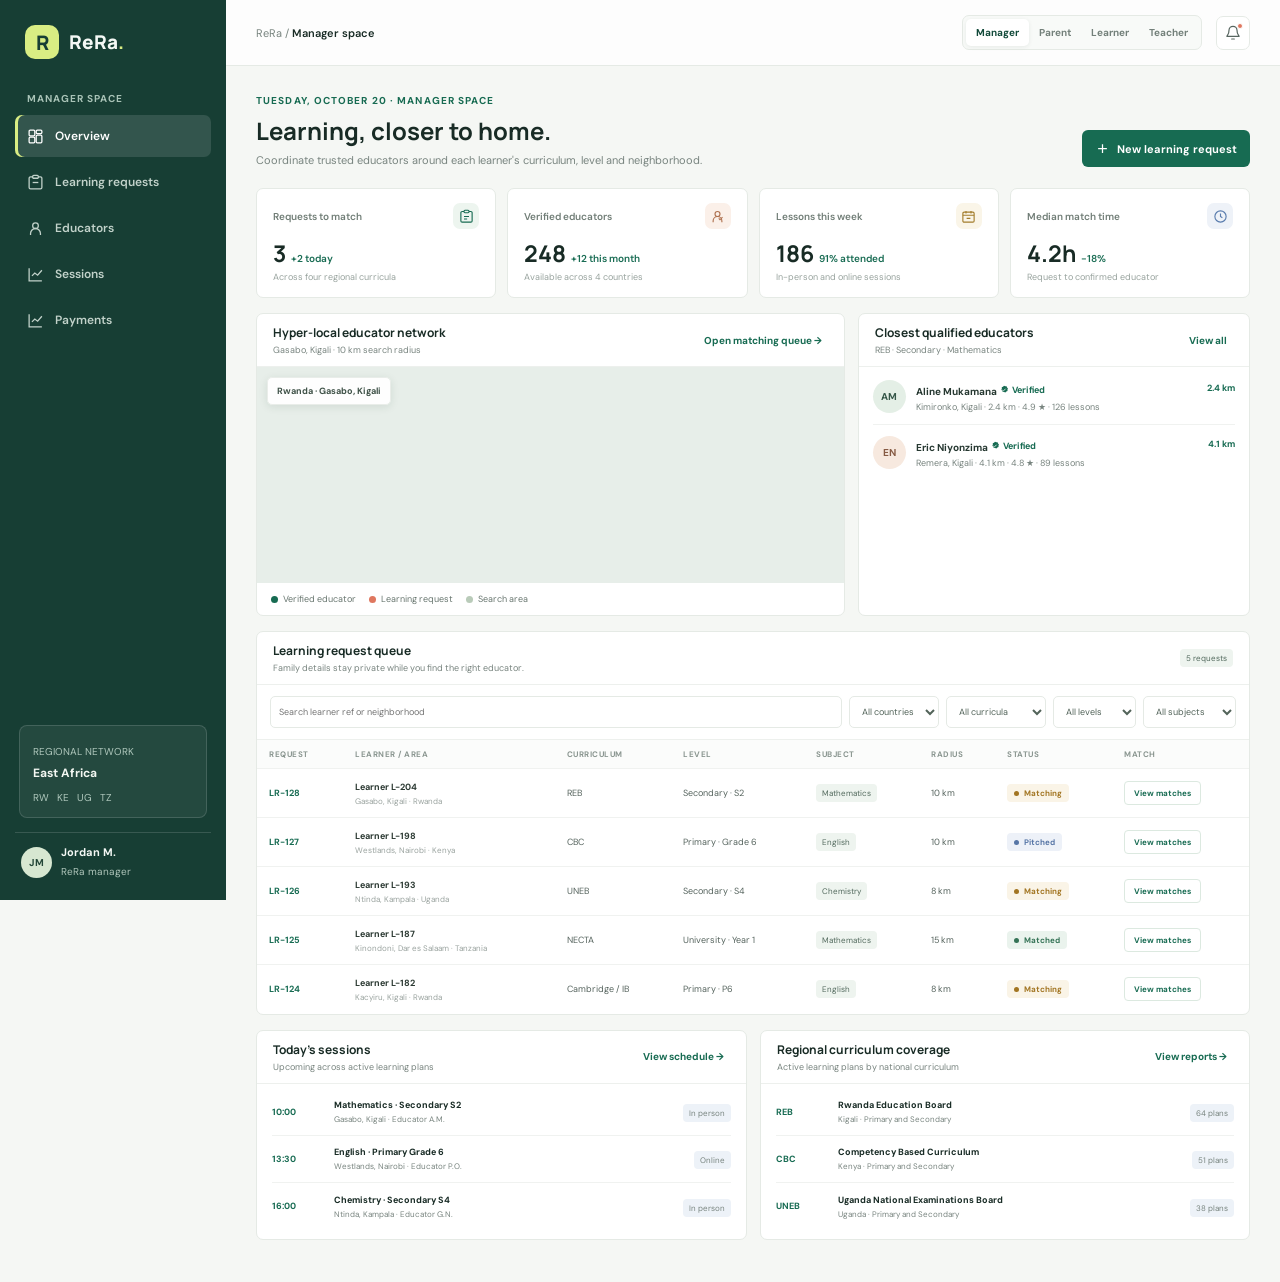
<file: index.html>
<!doctype html>
<html lang="en">
<head>
  <meta charset="utf-8">
  <meta name="viewport" content="width=device-width, initial-scale=1">
  <meta name="theme-color" content="#f6f7f5">
  <title>ReRa | Learning, closer to home</title>
  <meta http-equiv="refresh" content="0;url=rera.html">
  <script>window.location.replace("rera.html");</script>
  <link rel="preconnect" href="https://fonts.googleapis.com">
  <link rel="preconnect" href="https://fonts.gstatic.com" crossorigin>
  <link href="https://fonts.googleapis.com/css2?family=DM+Sans:wght@400;500;600;700&family=Manrope:wght@500;600;700;800&display=swap" rel="stylesheet">
  <style>
    :root {
      color-scheme: light;
      --ink: #1c2926;
      --muted: #75817d;
      --line: #e7ebe7;
      --paper: #ffffff;
      --canvas: #f6f7f5;
      --forest: #176b52;
      --forest-dark: #124b3b;
      --mint: #e5f3ed;
      --lime: #d8ef7e;
      --coral: #eb8066;
      --amber: #d9a437;
      --blue: #6187c5;
      --shadow: 0 12px 32px rgba(34, 54, 45, .07);
      font-family: "DM Sans", sans-serif;
      color: var(--ink);
      background: var(--canvas);
      font-synthesis: none;
      text-rendering: optimizeLegibility;
    }
    * { box-sizing: border-box; }
    body { margin: 0; min-width: 320px; background: var(--canvas); }
    button, input, select { font: inherit; }
    button { cursor: pointer; }
    .shell { min-height: 100vh; display: grid; grid-template-columns: 238px minmax(0, 1fr); }
    .sidebar { position: sticky; top: 0; height: 100vh; padding: 26px 16px 18px; display: flex; flex-direction: column; background: #173e34; color: #f3f7f2; }
    .brand { display: flex; align-items: center; gap: 11px; padding: 0 10px; margin-bottom: 38px; color: inherit; text-decoration: none; }
    .brand-mark { width: 35px; height: 35px; display: grid; place-items: center; border-radius: 11px; background: var(--lime); color: #173e34; }
    .brand-mark svg { width: 21px; height: 21px; }
    .brand-name { font: 800 18px Manrope, sans-serif; letter-spacing: 0; }
    .workspace-label { color: #a8c1b5; text-transform: uppercase; font-size: 10px; font-weight: 700; letter-spacing: 1.2px; padding: 0 12px; margin: 0 0 11px; }
    .nav { display: grid; gap: 5px; }
    .nav button { border: 0; color: #c1d2c9; background: transparent; text-align: left; display: flex; align-items: center; gap: 12px; min-height: 43px; border-radius: 8px; padding: 0 12px; font-size: 13px; font-weight: 600; transition: background .18s ease, color .18s ease; }
    .nav button:hover, .nav button.active { color: #fff; background: rgba(255,255,255,.12); }
    .nav button.active { box-shadow: inset 3px 0 var(--lime); }
    .nav svg { width: 17px; height: 17px; opacity: .92; }
    .side-bottom { margin-top: auto; }
    .plan-box { margin: 0 5px 16px; padding: 14px; border: 1px solid rgba(255,255,255,.14); border-radius: 9px; background: rgba(255,255,255,.06); }
    .plan-top { display: flex; justify-content: space-between; align-items: center; color: #d8e7de; font-size: 11px; }
    .plan-pill { color: #20372b; background: var(--lime); padding: 3px 7px; border-radius: 4px; font-weight: 700; font-size: 10px; }
    .plan-box strong { display: block; margin: 10px 0 4px; font: 700 13px Manrope, sans-serif; }
    .plan-box p { margin: 0; color: #adc3b8; font-size: 11px; line-height: 1.5; }
    .progress { height: 4px; margin-top: 12px; border-radius: 3px; background: rgba(255,255,255,.15); overflow: hidden; }
    .progress span { display: block; width: 68%; height: 100%; background: var(--lime); border-radius: inherit; }
    .user-mini { display: flex; gap: 10px; align-items: center; padding: 12px 8px 2px; border-top: 1px solid rgba(255,255,255,.14); }
    .avatar { width: 31px; height: 31px; display: grid; place-items: center; border-radius: 50%; color: #214637; background: #d5e5ce; font-size: 11px; font-weight: 700; flex: none; }
    .user-mini strong { display: block; font-size: 12px; }
    .user-mini span { color: #b0c6bb; font-size: 10px; }
    main { min-width: 0; }
    .topbar { height: 68px; display: flex; justify-content: space-between; align-items: center; gap: 16px; padding: 0 34px; border-bottom: 1px solid var(--line); background: rgba(255,255,255,.72); }
    .crumb { color: var(--muted); font-size: 12px; }
    .crumb strong { color: var(--ink); font-weight: 600; }
    .top-actions { display: flex; align-items: center; gap: 13px; }
    .role-wrap { display: flex; align-items: center; gap: 8px; color: var(--muted); font-size: 11px; }
    .role-wrap select { color: var(--ink); background: white; border: 1px solid var(--line); border-radius: 6px; padding: 8px 27px 8px 9px; font-size: 11px; }
    .icon-btn { width: 35px; height: 35px; border: 1px solid var(--line); border-radius: 7px; color: #56655f; background: white; display: grid; place-items: center; position: relative; }
    .icon-btn svg { width: 17px; height: 17px; }
    .notify-dot { position: absolute; width: 6px; height: 6px; top: 7px; right: 7px; border: 1px solid white; border-radius: 50%; background: var(--coral); }
    .content { max-width: 1440px; margin: 0 auto; padding: 30px 34px 44px; }
    .welcome { display: flex; justify-content: space-between; align-items: flex-end; gap: 18px; margin-bottom: 23px; }
    .eyebrow { color: var(--forest); font-size: 10px; text-transform: uppercase; font-weight: 700; letter-spacing: 1.15px; margin-bottom: 8px; }
    h1 { margin: 0; font: 700 25px Manrope, sans-serif; letter-spacing: 0; }
    .welcome p { color: var(--muted); font-size: 12px; margin: 6px 0 0; }
    .primary-btn { height: 39px; padding: 0 14px; display: inline-flex; align-items: center; justify-content: center; gap: 8px; border: 0; border-radius: 6px; background: var(--forest); color: white; font-size: 12px; font-weight: 700; box-shadow: 0 3px 8px rgba(23,107,82,.15); transition: background .15s, transform .15s; }
    .primary-btn:hover { background: var(--forest-dark); transform: translateY(-1px); }
    .primary-btn svg { width: 15px; height: 15px; }
    .metrics { display: grid; grid-template-columns: repeat(4, minmax(0, 1fr)); gap: 12px; margin-bottom: 17px; }
    .metric { min-height: 108px; padding: 16px 17px; border: 1px solid var(--line); border-radius: 8px; background: var(--paper); }
    .metric-head { display: flex; justify-content: space-between; align-items: center; color: #697873; font-size: 11px; font-weight: 600; }
    .metric-icon { width: 27px; height: 27px; display: grid; place-items: center; border-radius: 7px; background: #edf5f0; color: var(--forest); }
    .metric:nth-child(2) .metric-icon { color: #bd674e; background: #fbefeb; }
    .metric:nth-child(3) .metric-icon { color: #a87d20; background: #fbf5e7; }
    .metric:nth-child(4) .metric-icon { color: #5576ae; background: #eef2f9; }
    .metric-icon svg { width: 15px; height: 15px; }
    .metric-value { margin-top: 9px; display: flex; align-items: baseline; gap: 8px; font: 700 24px Manrope, sans-serif; }
    .metric-change { color: var(--forest); font: 600 10px "DM Sans", sans-serif; }
    .metric-sub { color: #98a29e; font-size: 10px; margin-top: 2px; }
    .overview-grid { display: grid; grid-template-columns: minmax(0, 1.6fr) minmax(275px, .9fr); gap: 14px; margin-bottom: 17px; }
    .panel { border: 1px solid var(--line); border-radius: 8px; background: var(--paper); }
    .panel-header { min-height: 55px; padding: 0 18px; display: flex; align-items: center; justify-content: space-between; gap: 10px; border-bottom: 1px solid #edf0ed; }
    .panel-header h2 { margin: 0; font: 700 13px Manrope, sans-serif; }
    .panel-header span { color: var(--muted); font-size: 10px; }
    .view-link { border: 0; background: transparent; color: var(--forest); font-size: 10px; font-weight: 700; }
    .schedule { padding: 12px 18px 15px; }
    .schedule-head { display: flex; justify-content: space-between; align-items: center; margin-bottom: 11px; }
    .schedule-head strong { font: 700 12px Manrope, sans-serif; }
    .schedule-head span { color: var(--muted); font-size: 10px; }
    .schedule-list { display: grid; gap: 8px; }
    .schedule-item { min-height: 50px; display: grid; grid-template-columns: 48px 3px minmax(0, 1fr) auto; gap: 11px; align-items: center; }
    .schedule-time { font-size: 10px; color: #53615c; font-weight: 600; }
    .schedule-bar { align-self: stretch; border-radius: 3px; background: var(--forest); }
    .schedule-item:nth-child(2) .schedule-bar { background: var(--coral); }
    .schedule-item:nth-child(3) .schedule-bar { background: var(--blue); }
    .schedule-item:nth-child(4) .schedule-bar { background: var(--amber); }
    .schedule-info strong { display: block; font-size: 11px; font-weight: 700; }
    .schedule-info span { color: var(--muted); font-size: 10px; }
    .schedule-tag { padding: 4px 7px; border-radius: 4px; color: #53655e; background: #f0f3f0; font-size: 9px; font-weight: 600; white-space: nowrap; }
    .service-mix { padding: 16px 18px 14px; }
    .mix-total { font: 700 24px Manrope, sans-serif; }
    .mix-total small { color: var(--muted); font: 400 10px "DM Sans", sans-serif; }
    .mix-track { height: 8px; display: flex; overflow: hidden; border-radius: 5px; margin: 12px 0 15px; background: #edf0ed; }
    .mix-track span:nth-child(1) { width: 38%; background: var(--forest); }
    .mix-track span:nth-child(2) { width: 27%; background: var(--coral); }
    .mix-track span:nth-child(3) { width: 21%; background: #d8b04c; }
    .mix-track span:nth-child(4) { width: 14%; background: #7d9dce; }
    .mix-legend { display: grid; grid-template-columns: 1fr 1fr; gap: 11px 8px; }
    .legend-item { display: flex; align-items: center; gap: 7px; color: #697873; font-size: 10px; }
    .legend-dot { width: 7px; height: 7px; flex: none; border-radius: 50%; background: var(--forest); }
    .legend-item:nth-child(2) .legend-dot { background: var(--coral); }
    .legend-item:nth-child(3) .legend-dot { background: #d8b04c; }
    .legend-item:nth-child(4) .legend-dot { background: #7d9dce; }
    .legend-item b { margin-left: auto; color: var(--ink); font-size: 10px; }
    .orders { overflow: hidden; }
    .orders .panel-header { min-height: 59px; }
    .orders-title { display: flex; align-items: center; gap: 9px; }
    .count { min-width: 22px; height: 19px; display: grid; place-items: center; padding: 0 5px; border-radius: 5px; color: #486257; background: #eaf2ed; font-size: 10px; font-weight: 700; }
    .table-tools { padding: 12px 16px; display: flex; align-items: center; gap: 8px; border-bottom: 1px solid #edf0ed; }
    .search { position: relative; flex: 1; max-width: 260px; }
    .search svg { position: absolute; top: 9px; left: 10px; width: 14px; height: 14px; color: #9aa49f; }
    .search input { width: 100%; height: 33px; padding: 0 10px 0 31px; border: 1px solid var(--line); border-radius: 5px; outline: none; color: var(--ink); background: white; font-size: 10px; }
    .search input:focus, .filter:focus { border-color: #83b39e; box-shadow: 0 0 0 2px rgba(23,107,82,.08); }
    .filter { height: 33px; min-width: 116px; padding: 0 27px 0 9px; border: 1px solid var(--line); border-radius: 5px; outline: none; color: #596761; background: white; font-size: 10px; }
    .table-wrap { overflow-x: auto; }
    table { width: 100%; border-collapse: collapse; text-align: left; white-space: nowrap; }
    th { padding: 10px 13px; color: #8a9690; text-transform: uppercase; letter-spacing: .45px; font-size: 9px; font-weight: 700; background: #fbfcfb; }
    td { height: 53px; padding: 7px 13px; border-top: 1px solid #f0f2f0; color: #56645e; font-size: 10px; }
    tbody tr { cursor: pointer; transition: background .12s; }
    tbody tr:hover { background: #f8faf8; }
    .job-id { color: var(--forest); font-weight: 700; }
    .customer-cell strong { display: block; color: var(--ink); font-size: 10px; }
    .customer-cell span { display: block; margin-top: 3px; color: #9aa39f; font-size: 9px; }
    .service-cell { color: #33443d; font-weight: 600; }
    .industry-tag { display: inline-flex; align-items: center; gap: 5px; }
    .status { display: inline-flex; align-items: center; gap: 5px; padding: 4px 7px; border-radius: 4px; font-size: 9px; font-weight: 600; }
    .status:before { content: ""; width: 5px; height: 5px; border-radius: 50%; background: currentColor; }
    .status.scheduled { color: #5676ad; background: #eef2fa; }
    .status.in-progress { color: #a87d20; background: #fbf5e7; }
    .status.awaiting { color: #a8644e; background: #fbefeb; }
    .status.complete { color: #34775e; background: #eaf4ee; }
    .priority { color: #6c7772; }
    .priority.high { color: #c2674f; font-weight: 700; }
    .assignee { display: flex; align-items: center; gap: 6px; }
    .assignee .avatar { width: 23px; height: 23px; font-size: 8px; background: #e9eee9; color: #4d6257; }
    .empty-state { padding: 30px 16px; color: var(--muted); text-align: center; font-size: 12px; }
    .toast { position: fixed; right: 24px; bottom: 24px; z-index: 10; padding: 12px 16px; color: white; background: #173e34; border-radius: 6px; box-shadow: var(--shadow); font-size: 12px; opacity: 0; transform: translateY(8px); pointer-events: none; transition: .2s ease; }
    .toast.show { opacity: 1; transform: translateY(0); }
    dialog { width: min(440px, calc(100vw - 28px)); padding: 0; border: 1px solid var(--line); border-radius: 9px; color: var(--ink); box-shadow: 0 24px 80px rgba(20,43,33,.22); }
    dialog::backdrop { background: rgba(20,36,30,.38); backdrop-filter: blur(2px); }
    .dialog-head { display: flex; justify-content: space-between; align-items: center; padding: 17px 20px; border-bottom: 1px solid var(--line); }
    .dialog-head h2 { margin: 0; font: 700 15px Manrope, sans-serif; }
    .close-btn { width: 28px; height: 28px; display: grid; place-items: center; border: 0; border-radius: 5px; color: #697873; background: #f2f4f2; }
    .dialog-body { padding: 17px 20px 20px; }
    .form-grid { display: grid; grid-template-columns: 1fr 1fr; gap: 13px 11px; }
    .field { display: grid; gap: 6px; }
    .field.full { grid-column: 1 / -1; }
    .field label { color: #64726c; font-size: 10px; font-weight: 700; }
    .field input, .field select { height: 36px; width: 100%; padding: 0 9px; border: 1px solid var(--line); border-radius: 5px; color: var(--ink); background: white; font-size: 11px; }
    .dialog-actions { display: flex; justify-content: flex-end; gap: 8px; padding-top: 18px; }
    .secondary-btn { height: 36px; padding: 0 12px; border: 1px solid var(--line); border-radius: 5px; color: #56645e; background: white; font-size: 11px; font-weight: 600; }
    .detail-list { display: grid; grid-template-columns: 105px 1fr; gap: 12px 10px; font-size: 11px; }
    .detail-list dt { color: var(--muted); }
    .detail-list dd { margin: 0; font-weight: 600; }
    @media (max-width: 1000px) {
      .shell { grid-template-columns: 205px minmax(0,1fr); }
      .content { padding: 26px 22px 36px; }
      .topbar { padding: 0 22px; }
      .overview-grid { grid-template-columns: 1fr; }
      .service-mix { display: grid; grid-template-columns: 140px 1fr; gap: 0 20px; align-items: center; }
      .service-mix .mix-track { grid-column: 1 / -1; }
    }
    @media (max-width: 720px) {
      .shell { display: block; padding-bottom: 58px; }
      .sidebar { position: fixed; z-index: 5; inset: auto 0 0; height: 58px; padding: 0 10px; flex-direction: row; align-items: center; justify-content: center; }
      .brand, .workspace-label, .side-bottom { display: none; }
      .nav { width: 100%; display: flex; justify-content: space-around; gap: 3px; }
      .nav button { min-height: 46px; width: 54px; justify-content: center; padding: 0; font-size: 0; }
      .nav button.active { box-shadow: inset 0 -3px var(--lime); }
      .nav svg { width: 19px; height: 19px; }
      .topbar { height: 58px; padding: 0 15px; }
      .role-wrap > span { display: none; }
      .role-wrap select { max-width: 115px; }
      .content { padding: 23px 14px 30px; }
      .welcome { align-items: flex-start; }
      h1 { font-size: 22px; }
      .welcome p { max-width: 220px; line-height: 1.5; }
      .primary-btn { width: 39px; padding: 0; font-size: 0; flex: none; }
      .primary-btn svg { width: 17px; height: 17px; }
      .metrics { grid-template-columns: 1fr 1fr; gap: 9px; }
      .metric { min-height: 98px; padding: 12px; }
      .metric-value { font-size: 21px; }
      .overview-grid { gap: 10px; }
      .schedule { padding: 12px; }
      .schedule-item { grid-template-columns: 43px 3px minmax(0, 1fr) auto; gap: 8px; }
      .schedule-tag { display: none; }
      .service-mix { padding: 13px; grid-template-columns: 100px 1fr; gap: 0 12px; }
      .mix-legend { gap: 10px 5px; }
      .table-tools { flex-wrap: wrap; padding: 10px; }
      .search { max-width: none; min-width: 100%; }
      .filter { flex: 1; min-width: 0; }
      .orders .panel-header { padding: 0 12px; }
      th, td { padding-left: 10px; padding-right: 10px; }
      .toast { left: 14px; right: 14px; bottom: 72px; text-align: center; }
    }
    @media (prefers-reduced-motion: reduce) { *, *::before, *::after { scroll-behavior: auto !important; transition-duration: .01ms !important; } }
  </style>
</head>
<body>
  <div class="shell">
    <aside class="sidebar" aria-label="Main navigation">
      <a class="brand" href="#dashboard" aria-label="Fieldwork home">
        <span class="brand-mark"><svg viewBox="0 0 24 24" fill="none" stroke="currentColor" stroke-width="2.2" stroke-linecap="round" stroke-linejoin="round"><path d="M4 17 9 7l3 6 2-4 6 8"/><path d="M4 20h16"/></svg></span>
        <span class="brand-name">fieldwork</span>
      </a>
      <p class="workspace-label">Workspace</p>
      <nav class="nav">
        <button class="active" data-page="Dashboard" aria-current="page"><svg viewBox="0 0 24 24" fill="none" stroke="currentColor" stroke-width="1.8"><rect x="3" y="3" width="8" height="8" rx="1.5"/><rect x="13" y="3" width="8" height="5" rx="1.5"/><rect x="13" y="10" width="8" height="11" rx="1.5"/><rect x="3" y="13" width="8" height="8" rx="1.5"/></svg>Dashboard</button>
        <button data-page="Work orders"><svg viewBox="0 0 24 24" fill="none" stroke="currentColor" stroke-width="1.8"><path d="M8 4h-3a2 2 0 0 0-2 2v13a2 2 0 0 0 2 2h14a2 2 0 0 0 2-2V6a2 2 0 0 0-2-2h-3"/><rect x="8" y="2" width="8" height="4" rx="1.5"/><path d="m8 13 2.2 2.2L16 9.5"/></svg>Work orders</button>
        <button data-page="Customers"><svg viewBox="0 0 24 24" fill="none" stroke="currentColor" stroke-width="1.8"><path d="M16 21v-2a4 4 0 0 0-4-4H6a4 4 0 0 0-4 4v2"/><circle cx="9" cy="7" r="4"/><path d="M22 21v-2a4 4 0 0 0-3-3.87M16 3.13a4 4 0 0 1 0 7.75"/></svg>Customers</button>
        <button data-page="Team"><svg viewBox="0 0 24 24" fill="none" stroke="currentColor" stroke-width="1.8"><circle cx="12" cy="8" r="4"/><path d="M5 21v-2a7 7 0 0 1 14 0v2"/><path d="M19 8h3m-1.5-1.5v3"/></svg>Team</button>
        <button data-page="Reports"><svg viewBox="0 0 24 24" fill="none" stroke="currentColor" stroke-width="1.8"><path d="M3 3v18h18"/><path d="m7 14 4-4 4 3 6-7"/></svg>Reports</button>
      </nav>
      <div class="side-bottom">
        <div class="plan-box">
          <div class="plan-top"><span>WORKSPACE PLAN</span><span class="plan-pill">GROWTH</span></div>
          <strong>Operations suite</strong>
          <p>12 of 18 team seats in use</p>
          <div class="progress"><span></span></div>
        </div>
        <div class="user-mini"><div class="avatar">JM</div><div><strong>Jordan Miller</strong><span>Workspace owner</span></div></div>
      </div>
    </aside>
    <main>
      <header class="topbar">
        <div class="crumb">Workspace <span aria-hidden="true">/</span> <strong id="breadcrumb">Dashboard</strong></div>
        <div class="top-actions">
          <label class="role-wrap"><span>View as</span><select id="roleSelect" aria-label="Select access level"><option>Owner</option><option>Dispatcher</option><option>Field lead</option></select></label>
          <button class="icon-btn" id="notificationButton" aria-label="Notifications" title="Notifications"><span class="notify-dot"></span><svg viewBox="0 0 24 24" fill="none" stroke="currentColor" stroke-width="1.8" stroke-linecap="round"><path d="M18 8a6 6 0 0 0-12 0c0 7-3 7-3 9h18c0-2-3-2-3-9M10 21h4"/></svg></button>
          <div class="avatar" aria-label="Jordan Miller">JM</div>
        </div>
      </header>
      <div class="content">
        <section class="welcome">
          <div><div class="eyebrow">Tuesday, October 20, 2026</div><h1 id="pageTitle">Good morning, Jordan</h1><p id="pageSubtitle">Here’s what’s happening across your service operation today.</p></div>
          <button class="primary-btn" id="newOrderButton"><svg viewBox="0 0 24 24" fill="none" stroke="currentColor" stroke-width="2"><path d="M12 5v14M5 12h14"/></svg>New work order</button>
        </section>
        <section class="metrics" aria-label="Today's key metrics">
          <article class="metric"><div class="metric-head"><span>Open work orders</span><span class="metric-icon"><svg viewBox="0 0 24 24" fill="none" stroke="currentColor" stroke-width="1.8"><path d="M8 4h-3a2 2 0 0 0-2 2v13a2 2 0 0 0 2 2h14a2 2 0 0 0 2-2V6a2 2 0 0 0-2-2h-3"/><rect x="8" y="2" width="8" height="4" rx="1.5"/><path d="M8 12h8M8 16h5"/></svg></span></div><div class="metric-value" id="openCount">24 <span class="metric-change">+3</span></div><div class="metric-sub">vs. same day last week</div></article>
          <article class="metric"><div class="metric-head"><span>Needs attention</span><span class="metric-icon"><svg viewBox="0 0 24 24" fill="none" stroke="currentColor" stroke-width="1.8"><path d="m10.3 3.9-8 14A2 2 0 0 0 4 21h16a2 2 0 0 0 1.7-3.1l-8-14a2 2 0 0 0-3.4 0Z"/><path d="M12 9v4m0 4h.01"/></svg></span></div><div class="metric-value">6 <span class="metric-change" style="color:var(--coral)">2 urgent</span></div><div class="metric-sub">Across 4 service categories</div></article>
          <article class="metric"><div class="metric-head"><span>On-time completion</span><span class="metric-icon"><svg viewBox="0 0 24 24" fill="none" stroke="currentColor" stroke-width="1.8"><path d="M12 22s8-4 8-11V5l-8-3-8 3v6c0 7 8 11 8 11Z"/><path d="m9 12 2 2 4-4"/></svg></span></div><div class="metric-value">94.8% <span class="metric-change">+2.4%</span></div><div class="metric-sub">Rolling 30-day average</div></article>
          <article class="metric"><div class="metric-head"><span>Today’s revenue</span><span class="metric-icon"><svg viewBox="0 0 24 24" fill="none" stroke="currentColor" stroke-width="1.8"><path d="M12 2v20m5-15H9.5a3.5 3.5 0 0 0 0 7h5a3.5 3.5 0 0 1 0 7H6"/></svg></span></div><div class="metric-value">$8,420 <span class="metric-change">+8.1%</span></div><div class="metric-sub">From 17 completed jobs</div></article>
        </section>
        <section class="overview-grid">
          <article class="panel">
            <div class="panel-header"><div><h2>Today’s schedule</h2><span>Tuesday, October 20</span></div><button class="view-link" data-nav="Work orders">Full schedule <span aria-hidden="true">→</span></button></div>
            <div class="schedule">
              <div class="schedule-head"><strong>Next up</strong><span>4 of 17 appointments</span></div>
              <div class="schedule-list">
                <div class="schedule-item"><span class="schedule-time">09:30 AM</span><span class="schedule-bar"></span><div class="schedule-info"><strong>Quarterly HVAC inspection</strong><span>Northpoint Medical · Alex Chen</span></div><span class="schedule-tag">HVAC</span></div>
                <div class="schedule-item"><span class="schedule-time">10:15 AM</span><span class="schedule-bar"></span><div class="schedule-info"><strong>Emergency pipe repair</strong><span>Camila Torres · Marcus Lee</span></div><span class="schedule-tag">Plumbing</span></div>
                <div class="schedule-item"><span class="schedule-time">11:00 AM</span><span class="schedule-bar"></span><div class="schedule-info"><strong>End-of-lease deep clean</strong><span>Harbor House · Priya Nair</span></div><span class="schedule-tag">Cleaning</span></div>
                <div class="schedule-item"><span class="schedule-time">11:30 AM</span><span class="schedule-bar"></span><div class="schedule-info"><strong>Commercial site walkthrough</strong><span>Foundry Offices · Sam Brooks</span></div><span class="schedule-tag">Property</span></div>
              </div>
            </div>
          </article>
          <article class="panel">
            <div class="panel-header"><div><h2>Work by service</h2><span>Active jobs across your workspace</span></div><button class="view-link" id="clearIndustry">Reset</button></div>
            <div class="service-mix">
              <div class="mix-total">24 <small>active jobs</small></div>
              <div class="mix-legend">
                <div class="legend-item"><span class="legend-dot"></span>Property care <b>38%</b></div>
                <div class="legend-item"><span class="legend-dot"></span>Cleaning <b>27%</b></div>
                <div class="legend-item"><span class="legend-dot"></span>Plumbing <b>21%</b></div>
                <div class="legend-item"><span class="legend-dot"></span>HVAC <b>14%</b></div>
              </div>
              <div class="mix-track" aria-label="Property care 38%, Cleaning 27%, Plumbing 21%, HVAC 14%"><span></span><span></span><span></span><span></span></div>
            </div>
          </article>
        </section>
        <section class="panel orders" id="workOrders">
          <div class="panel-header"><div class="orders-title"><h2>Work orders</h2><span class="count" id="resultCount">6</span></div><span>Updated just now</span></div>
          <div class="table-tools">
            <label class="search"><svg viewBox="0 0 24 24" fill="none" stroke="currentColor" stroke-width="2"><circle cx="11" cy="11" r="7"/><path d="m20 20-4-4"/></svg><input type="search" id="searchInput" placeholder="Search jobs, customers, team" aria-label="Search work orders"></label>
            <select class="filter" id="industryFilter" aria-label="Filter by industry"><option value="">All industries</option><option>Property care</option><option>Cleaning</option><option>Plumbing</option><option>HVAC</option></select>
            <select class="filter" id="statusFilter" aria-label="Filter by status"><option value="">All statuses</option><option>Scheduled</option><option>In progress</option><option>Awaiting parts</option><option>Complete</option></select>
            <select class="filter" id="priorityFilter" aria-label="Filter by priority"><option value="">All priorities</option><option>High</option><option>Normal</option></select>
          </div>
          <div class="table-wrap"><table><thead><tr><th>Work order</th><th>Customer</th><th>Service</th><th>Industry</th><th>Schedule</th><th>Priority</th><th>Status</th><th>Assignee</th></tr></thead><tbody id="orderRows"></tbody></table><div class="empty-state" id="emptyState" hidden>No work orders match these criteria.</div></div>
        </section>
      </div>
    </main>
  </div>
  <dialog id="newOrderDialog">
    <div class="dialog-head"><h2>Create work order</h2><button class="close-btn" data-close="newOrderDialog" aria-label="Close">×</button></div>
    <form class="dialog-body" id="newOrderForm">
      <div class="form-grid">
        <div class="field"><label for="customerName">Customer</label><input id="customerName" name="customer" required placeholder="Customer or business"></div>
        <div class="field"><label for="serviceName">Service</label><input id="serviceName" name="service" required placeholder="e.g. Site inspection"></div>
        <div class="field"><label for="industryName">Industry</label><select id="industryName" name="industry"><option>Property care</option><option>Cleaning</option><option>Plumbing</option><option>HVAC</option></select></div>
        <div class="field"><label for="priorityName">Priority</label><select id="priorityName" name="priority"><option>Normal</option><option>High</option></select></div>
        <div class="field"><label for="scheduleDate">Scheduled date</label><input id="scheduleDate" name="schedule" type="date" required value="2026-10-20"></div>
        <div class="field"><label for="assigneeName">Assigned to</label><select id="assigneeName" name="assignee"><option>Alex Chen</option><option>Marcus Lee</option><option>Priya Nair</option><option>Sam Brooks</option><option>Unassigned</option></select></div>
      </div>
      <div class="dialog-actions"><button type="button" class="secondary-btn" data-close="newOrderDialog">Cancel</button><button class="primary-btn" type="submit">Create work order</button></div>
    </form>
  </dialog>
  <dialog id="detailDialog">
    <div class="dialog-head"><h2 id="detailTitle">Work order</h2><button class="close-btn" data-close="detailDialog" aria-label="Close">×</button></div>
    <div class="dialog-body"><dl class="detail-list" id="detailList"></dl><div class="dialog-actions"><button class="secondary-btn" data-close="detailDialog">Close</button></div></div>
  </dialog>
  <div class="toast" id="toast" role="status" aria-live="polite"></div>
  <script>
    const orders = [
      { id: "FW-2048", customer: "Northpoint Medical", contact: "Facilities team", service: "Quarterly HVAC inspection", industry: "HVAC", schedule: "Today, 9:30 AM", priority: "High", status: "Scheduled", assignee: "Alex Chen" },
      { id: "FW-2047", customer: "Camila Torres", contact: "(415) 555-0184", service: "Emergency pipe repair", industry: "Plumbing", schedule: "Today, 10:15 AM", priority: "High", status: "In progress", assignee: "Marcus Lee" },
      { id: "FW-2046", customer: "Harbor House", contact: "Property management", service: "End-of-lease deep clean", industry: "Cleaning", schedule: "Today, 11:00 AM", priority: "Normal", status: "Scheduled", assignee: "Priya Nair" },
      { id: "FW-2045", customer: "Foundry Offices", contact: "Facilities team", service: "Commercial site walkthrough", industry: "Property care", schedule: "Today, 11:30 AM", priority: "Normal", status: "Awaiting parts", assignee: "Sam Brooks" },
      { id: "FW-2044", customer: "Elliot & Co.", contact: "(415) 555-0122", service: "Boiler pressure check", industry: "HVAC", schedule: "Today, 1:00 PM", priority: "Normal", status: "In progress", assignee: "Alex Chen" },
      { id: "FW-2043", customer: "Juniper Apartments", contact: "Building 3, unit 12", service: "Common area refresh", industry: "Cleaning", schedule: "Today, 2:30 PM", priority: "Normal", status: "Complete", assignee: "Priya Nair" }
    ];
    const escapeHtml = value => String(value).replace(/[&<>"']/g, character => ({ "&": "&amp;", "<": "&lt;", ">": "&gt;", "\"": "&quot;", "'": "&#39;" })[character]);
    const initials = name => name.split(/\s+/).map(part => part[0]).join("").slice(0, 2).toUpperCase();
    const orderRows = document.getElementById("orderRows");
    const resultCount = document.getElementById("resultCount");
    const emptyState = document.getElementById("emptyState");
    const filters = ["searchInput", "industryFilter", "statusFilter", "priorityFilter"].map(id => document.getElementById(id));
    const toast = document.getElementById("toast");
    let toastTimer;

    function renderOrders() {
      const [search, industry, status, priority] = filters.map(input => input.value.trim().toLowerCase());
      const visible = orders.filter(order => {
        const text = `${order.id} ${order.customer} ${order.service} ${order.industry} ${order.assignee}`.toLowerCase();
        return text.includes(search) && (!industry || order.industry.toLowerCase() === industry) && (!status || order.status.toLowerCase() === status) && (!priority || order.priority.toLowerCase() === priority);
      });
      orderRows.innerHTML = visible.map(order => `<tr data-id="${order.id}">
        <td class="job-id">${escapeHtml(order.id)}</td>
        <td class="customer-cell"><strong>${escapeHtml(order.customer)}</strong><span>${escapeHtml(order.contact)}</span></td>
        <td class="service-cell">${escapeHtml(order.service)}</td>
        <td><span class="industry-tag">${escapeHtml(order.industry)}</span></td>
        <td>${escapeHtml(order.schedule)}</td>
        <td class="priority ${order.priority === "High" ? "high" : ""}">${escapeHtml(order.priority)}</td>
        <td><span class="status ${order.status.toLowerCase().replaceAll(" ", "-")}">${escapeHtml(order.status)}</span></td>
        <td><span class="assignee"><span class="avatar">${escapeHtml(initials(order.assignee))}</span>${escapeHtml(order.assignee)}</span></td>
      </tr>`).join("");
      resultCount.textContent = visible.length;
      emptyState.hidden = visible.length !== 0;
    }

    function showToast(message) {
      toast.textContent = message;
      toast.classList.add("show");
      clearTimeout(toastTimer);
      toastTimer = setTimeout(() => toast.classList.remove("show"), 2600);
    }

    filters.forEach(input => input.addEventListener("input", renderOrders));
    document.getElementById("clearIndustry").addEventListener("click", () => {
      document.getElementById("industryFilter").value = "";
      renderOrders();
    });
    document.getElementById("newOrderButton").addEventListener("click", () => document.getElementById("newOrderDialog").showModal());
    document.querySelectorAll("[data-close]").forEach(button => button.addEventListener("click", () => document.getElementById(button.dataset.close).close()));
    document.getElementById("newOrderForm").addEventListener("submit", event => {
      event.preventDefault();
      const data = new FormData(event.currentTarget);
      const customer = data.get("customer").trim();
      const service = data.get("service").trim();
      orders.unshift({
        id: `FW-${2049 + orders.length - 6}`,
        customer,
        contact: "New customer",
        service,
        industry: data.get("industry"),
        schedule: data.get("schedule") === "2026-10-20" ? "Today, scheduled" : new Date(`${data.get("schedule")}T12:00:00`).toLocaleDateString("en-US", { month: "short", day: "numeric" }),
        priority: data.get("priority"),
        status: "Scheduled",
        assignee: data.get("assignee")
      });
      event.currentTarget.reset();
      document.getElementById("scheduleDate").value = "2026-10-20";
      document.getElementById("newOrderDialog").close();
      filters.forEach(filter => filter.value = "");
      renderOrders();
      showToast(`Work order created for ${customer}`);
    });
    orderRows.addEventListener("click", event => {
      const row = event.target.closest("tr[data-id]");
      if (!row) return;
      const order = orders.find(item => item.id === row.dataset.id);
      document.getElementById("detailTitle").textContent = `${order.id} · ${order.service}`;
      document.getElementById("detailList").innerHTML = [
        ["Customer", order.customer], ["Industry", order.industry], ["Schedule", order.schedule], ["Priority", order.priority], ["Status", order.status], ["Assigned to", order.assignee]
      ].map(([label, value]) => `<dt>${escapeHtml(label)}</dt><dd>${escapeHtml(value)}</dd>`).join("");
      document.getElementById("detailDialog").showModal();
    });
    document.querySelectorAll(".nav button, [data-nav]").forEach(button => button.addEventListener("click", () => {
      const page = button.dataset.page || button.dataset.nav;
      document.querySelectorAll(".nav button").forEach(item => {
        item.classList.toggle("active", item.dataset.page === page);
        if (item.dataset.page === page) item.setAttribute("aria-current", "page");
        else item.removeAttribute("aria-current");
      });
      document.getElementById("breadcrumb").textContent = page;
      document.getElementById("pageTitle").textContent = page === "Dashboard" ? "Good morning, Jordan" : page;
      document.getElementById("pageSubtitle").textContent = page === "Dashboard" ? "Here’s what’s happening across your service operation today." : `${page} across your service operation.`;
      if (page === "Work orders") document.getElementById("workOrders").scrollIntoView({ behavior: "smooth", block: "start" });
      else if (page !== "Dashboard") showToast(`${page} view selected`);
    }));
    document.getElementById("roleSelect").addEventListener("change", event => showToast(`Viewing workspace as ${event.target.value}`));
    document.getElementById("notificationButton").addEventListener("click", () => showToast("You’re all caught up on notifications."));
    renderOrders();
  </script>
</body>
</html>
</file>
